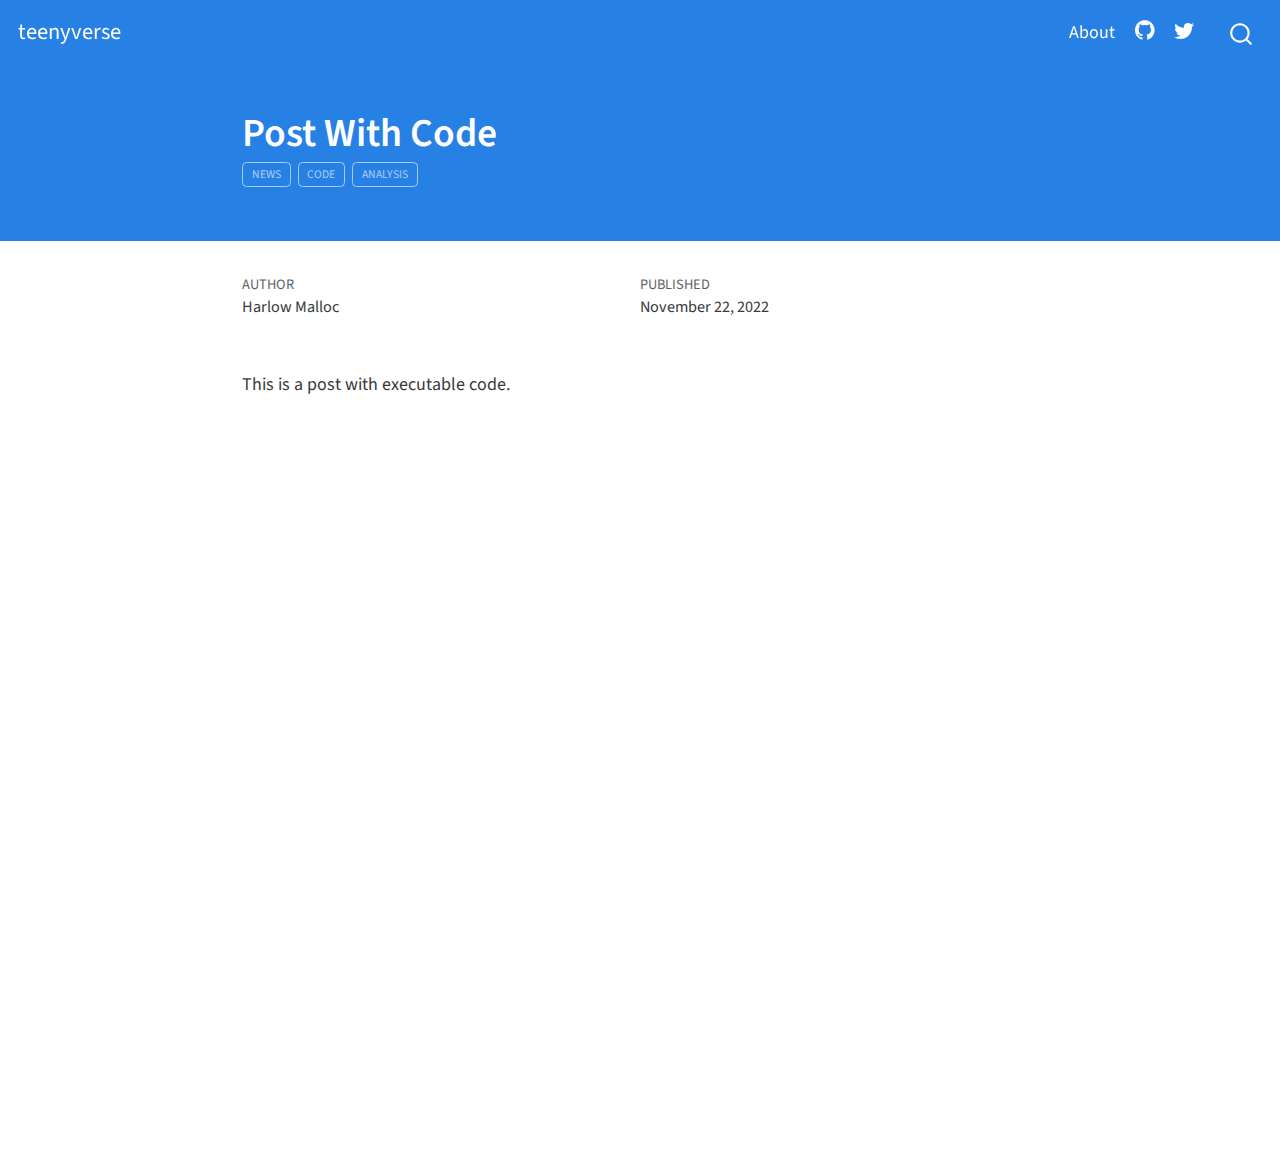
<file: b829a5f5/posts/post-with-code/index.html>
<!DOCTYPE html>
<html xmlns="http://www.w3.org/1999/xhtml" lang="en" xml:lang="en"><head>

<meta charset="utf-8">
<meta name="generator" content="quarto-1.0.37">

<meta name="viewport" content="width=device-width, initial-scale=1.0, user-scalable=yes">

<meta name="author" content="Harlow Malloc">
<meta name="dcterms.date" content="2022-11-22">

<title>teenyverse - Post With Code</title>
<style>
code{white-space: pre-wrap;}
span.smallcaps{font-variant: small-caps;}
span.underline{text-decoration: underline;}
div.column{display: inline-block; vertical-align: top; width: 50%;}
div.hanging-indent{margin-left: 1.5em; text-indent: -1.5em;}
ul.task-list{list-style: none;}
</style>


<script src="../../site_libs/quarto-nav/quarto-nav.js"></script>
<script src="../../site_libs/quarto-nav/headroom.min.js"></script>
<script src="../../site_libs/clipboard/clipboard.min.js"></script>
<script src="../../site_libs/quarto-search/autocomplete.umd.js"></script>
<script src="../../site_libs/quarto-search/fuse.min.js"></script>
<script src="../../site_libs/quarto-search/quarto-search.js"></script>
<meta name="quarto:offset" content="../../">
<script src="../../site_libs/quarto-html/quarto.js"></script>
<script src="../../site_libs/quarto-html/popper.min.js"></script>
<script src="../../site_libs/quarto-html/tippy.umd.min.js"></script>
<script src="../../site_libs/quarto-html/anchor.min.js"></script>
<link href="../../site_libs/quarto-html/tippy.css" rel="stylesheet">
<link href="../../site_libs/quarto-html/quarto-syntax-highlighting.css" rel="stylesheet" id="quarto-text-highlighting-styles">
<script src="../../site_libs/bootstrap/bootstrap.min.js"></script>
<link href="../../site_libs/bootstrap/bootstrap-icons.css" rel="stylesheet">
<link href="../../site_libs/bootstrap/bootstrap.min.css" rel="stylesheet" id="quarto-bootstrap" data-mode="light">
<script id="quarto-search-options" type="application/json">{
  "location": "navbar",
  "copy-button": false,
  "collapse-after": 3,
  "panel-placement": "end",
  "type": "overlay",
  "limit": 20,
  "language": {
    "search-no-results-text": "No results",
    "search-matching-documents-text": "matching documents",
    "search-copy-link-title": "Copy link to search",
    "search-hide-matches-text": "Hide additional matches",
    "search-more-match-text": "more match in this document",
    "search-more-matches-text": "more matches in this document",
    "search-clear-button-title": "Clear",
    "search-detached-cancel-button-title": "Cancel",
    "search-submit-button-title": "Submit"
  }
}</script>


<link rel="stylesheet" href="../../styles.css">
</head>

<body class="nav-fixed fullcontent">

<div id="quarto-search-results"></div>
  <header id="quarto-header" class="headroom fixed-top">
    <nav class="navbar navbar-expand-lg navbar-dark ">
      <div class="navbar-container container-fluid">
      <a class="navbar-brand" href="../../index.html">
    <span class="navbar-title">teenyverse</span>
  </a>
          <button class="navbar-toggler" type="button" data-bs-toggle="collapse" data-bs-target="#navbarCollapse" aria-controls="navbarCollapse" aria-expanded="false" aria-label="Toggle navigation" onclick="if (window.quartoToggleHeadroom) { window.quartoToggleHeadroom(); }">
  <span class="navbar-toggler-icon"></span>
</button>
          <div class="collapse navbar-collapse" id="navbarCollapse">
            <ul class="navbar-nav navbar-nav-scroll ms-auto">
  <li class="nav-item">
    <a class="nav-link" href="../../about.html">About</a>
  </li>  
  <li class="nav-item compact">
    <a class="nav-link" href="https://github.com/"><i class="bi bi-github" role="img">
</i> 
 </a>
  </li>  
  <li class="nav-item compact">
    <a class="nav-link" href="https://twitter.com"><i class="bi bi-twitter" role="img">
</i> 
 </a>
  </li>  
</ul>
              <div id="quarto-search" class="" title="Search"></div>
          </div> <!-- /navcollapse -->
      </div> <!-- /container-fluid -->
    </nav>
</header>
<!-- content -->
<header id="title-block-header" class="quarto-title-block default page-columns page-full">
  <div class="quarto-title-banner page-columns page-full">
    <div class="quarto-title column-body">
      <h1 class="title">Post With Code</h1>
                                <div class="quarto-categories">
                <div class="quarto-category">news</div>
                <div class="quarto-category">code</div>
                <div class="quarto-category">analysis</div>
              </div>
                  </div>
  </div>
    
  
  <div class="quarto-title-meta">

      <div>
      <div class="quarto-title-meta-heading">Author</div>
      <div class="quarto-title-meta-contents">
               <p>Harlow Malloc </p>
            </div>
    </div>
      
      <div>
      <div class="quarto-title-meta-heading">Published</div>
      <div class="quarto-title-meta-contents">
        <p class="date">November 22, 2022</p>
      </div>
    </div>
      
    </div>
    
  
  </header><div id="quarto-content" class="quarto-container page-columns page-rows-contents page-layout-article page-navbar">
<!-- sidebar -->
<!-- margin-sidebar -->
    
<!-- main -->
<main class="content quarto-banner-title-block" id="quarto-document-content">




<p>This is a post with executable code.</p>



</main> <!-- /main -->
<script id="quarto-html-after-body" type="application/javascript">
window.document.addEventListener("DOMContentLoaded", function (event) {
  const toggleBodyColorMode = (bsSheetEl) => {
    const mode = bsSheetEl.getAttribute("data-mode");
    const bodyEl = window.document.querySelector("body");
    if (mode === "dark") {
      bodyEl.classList.add("quarto-dark");
      bodyEl.classList.remove("quarto-light");
    } else {
      bodyEl.classList.add("quarto-light");
      bodyEl.classList.remove("quarto-dark");
    }
  }
  const toggleBodyColorPrimary = () => {
    const bsSheetEl = window.document.querySelector("link#quarto-bootstrap");
    if (bsSheetEl) {
      toggleBodyColorMode(bsSheetEl);
    }
  }
  toggleBodyColorPrimary();  
  const icon = "";
  const anchorJS = new window.AnchorJS();
  anchorJS.options = {
    placement: 'right',
    icon: icon
  };
  anchorJS.add('.anchored');
  const clipboard = new window.ClipboardJS('.code-copy-button', {
    target: function(trigger) {
      return trigger.previousElementSibling;
    }
  });
  clipboard.on('success', function(e) {
    // button target
    const button = e.trigger;
    // don't keep focus
    button.blur();
    // flash "checked"
    button.classList.add('code-copy-button-checked');
    var currentTitle = button.getAttribute("title");
    button.setAttribute("title", "Copied!");
    setTimeout(function() {
      button.setAttribute("title", currentTitle);
      button.classList.remove('code-copy-button-checked');
    }, 1000);
    // clear code selection
    e.clearSelection();
  });
  function tippyHover(el, contentFn) {
    const config = {
      allowHTML: true,
      content: contentFn,
      maxWidth: 500,
      delay: 100,
      arrow: false,
      appendTo: function(el) {
          return el.parentElement;
      },
      interactive: true,
      interactiveBorder: 10,
      theme: 'quarto',
      placement: 'bottom-start'
    };
    window.tippy(el, config); 
  }
  const noterefs = window.document.querySelectorAll('a[role="doc-noteref"]');
  for (var i=0; i<noterefs.length; i++) {
    const ref = noterefs[i];
    tippyHover(ref, function() {
      let href = ref.getAttribute('href');
      try { href = new URL(href).hash; } catch {}
      const id = href.replace(/^#\/?/, "");
      const note = window.document.getElementById(id);
      return note.innerHTML;
    });
  }
  var bibliorefs = window.document.querySelectorAll('a[role="doc-biblioref"]');
  for (var i=0; i<bibliorefs.length; i++) {
    const ref = bibliorefs[i];
    const cites = ref.parentNode.getAttribute('data-cites').split(' ');
    tippyHover(ref, function() {
      var popup = window.document.createElement('div');
      cites.forEach(function(cite) {
        var citeDiv = window.document.createElement('div');
        citeDiv.classList.add('hanging-indent');
        citeDiv.classList.add('csl-entry');
        var biblioDiv = window.document.getElementById('ref-' + cite);
        if (biblioDiv) {
          citeDiv.innerHTML = biblioDiv.innerHTML;
        }
        popup.appendChild(citeDiv);
      });
      return popup.innerHTML;
    });
  }
});
</script>
</div> <!-- /content -->



</body></html>
</file>
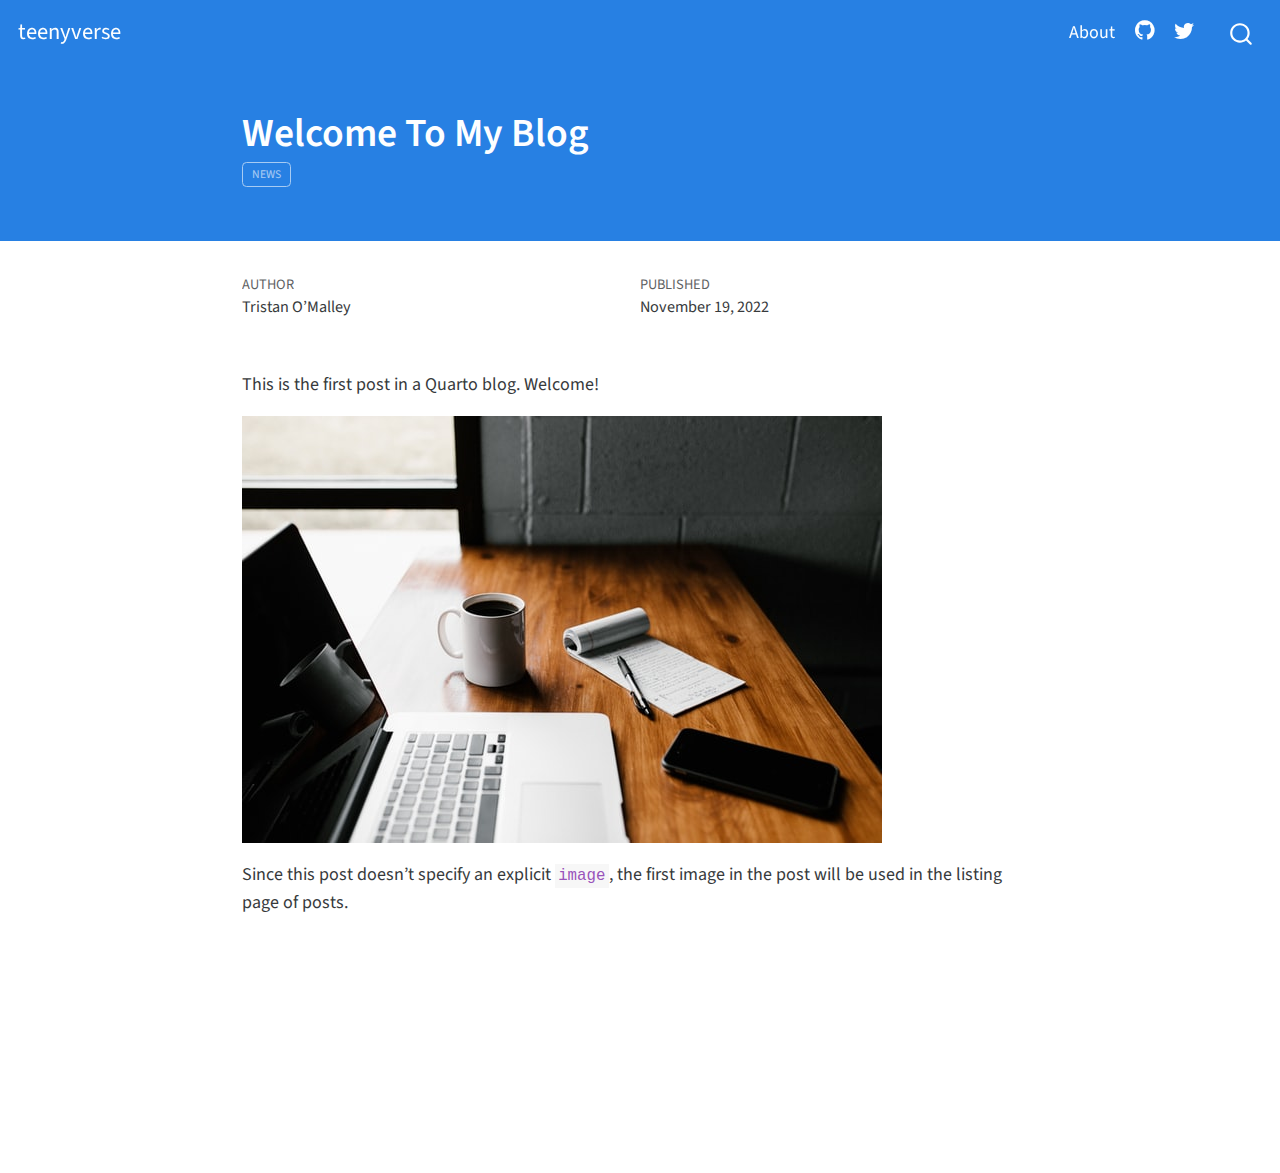
<file: b829a5f5/posts/welcome/index.html>
<!DOCTYPE html>
<html xmlns="http://www.w3.org/1999/xhtml" lang="en" xml:lang="en"><head>

<meta charset="utf-8">
<meta name="generator" content="quarto-1.0.37">

<meta name="viewport" content="width=device-width, initial-scale=1.0, user-scalable=yes">

<meta name="author" content="Tristan O’Malley">
<meta name="dcterms.date" content="2022-11-19">

<title>teenyverse - Welcome To My Blog</title>
<style>
code{white-space: pre-wrap;}
span.smallcaps{font-variant: small-caps;}
span.underline{text-decoration: underline;}
div.column{display: inline-block; vertical-align: top; width: 50%;}
div.hanging-indent{margin-left: 1.5em; text-indent: -1.5em;}
ul.task-list{list-style: none;}
</style>


<script src="../../site_libs/quarto-nav/quarto-nav.js"></script>
<script src="../../site_libs/quarto-nav/headroom.min.js"></script>
<script src="../../site_libs/clipboard/clipboard.min.js"></script>
<script src="../../site_libs/quarto-search/autocomplete.umd.js"></script>
<script src="../../site_libs/quarto-search/fuse.min.js"></script>
<script src="../../site_libs/quarto-search/quarto-search.js"></script>
<meta name="quarto:offset" content="../../">
<script src="../../site_libs/quarto-html/quarto.js"></script>
<script src="../../site_libs/quarto-html/popper.min.js"></script>
<script src="../../site_libs/quarto-html/tippy.umd.min.js"></script>
<script src="../../site_libs/quarto-html/anchor.min.js"></script>
<link href="../../site_libs/quarto-html/tippy.css" rel="stylesheet">
<link href="../../site_libs/quarto-html/quarto-syntax-highlighting.css" rel="stylesheet" id="quarto-text-highlighting-styles">
<script src="../../site_libs/bootstrap/bootstrap.min.js"></script>
<link href="../../site_libs/bootstrap/bootstrap-icons.css" rel="stylesheet">
<link href="../../site_libs/bootstrap/bootstrap.min.css" rel="stylesheet" id="quarto-bootstrap" data-mode="light">
<script id="quarto-search-options" type="application/json">{
  "location": "navbar",
  "copy-button": false,
  "collapse-after": 3,
  "panel-placement": "end",
  "type": "overlay",
  "limit": 20,
  "language": {
    "search-no-results-text": "No results",
    "search-matching-documents-text": "matching documents",
    "search-copy-link-title": "Copy link to search",
    "search-hide-matches-text": "Hide additional matches",
    "search-more-match-text": "more match in this document",
    "search-more-matches-text": "more matches in this document",
    "search-clear-button-title": "Clear",
    "search-detached-cancel-button-title": "Cancel",
    "search-submit-button-title": "Submit"
  }
}</script>


<link rel="stylesheet" href="../../styles.css">
</head>

<body class="nav-fixed fullcontent">

<div id="quarto-search-results"></div>
  <header id="quarto-header" class="headroom fixed-top">
    <nav class="navbar navbar-expand-lg navbar-dark ">
      <div class="navbar-container container-fluid">
      <a class="navbar-brand" href="../../index.html">
    <span class="navbar-title">teenyverse</span>
  </a>
          <button class="navbar-toggler" type="button" data-bs-toggle="collapse" data-bs-target="#navbarCollapse" aria-controls="navbarCollapse" aria-expanded="false" aria-label="Toggle navigation" onclick="if (window.quartoToggleHeadroom) { window.quartoToggleHeadroom(); }">
  <span class="navbar-toggler-icon"></span>
</button>
          <div class="collapse navbar-collapse" id="navbarCollapse">
            <ul class="navbar-nav navbar-nav-scroll ms-auto">
  <li class="nav-item">
    <a class="nav-link" href="../../about.html">About</a>
  </li>  
  <li class="nav-item compact">
    <a class="nav-link" href="https://github.com/"><i class="bi bi-github" role="img">
</i> 
 </a>
  </li>  
  <li class="nav-item compact">
    <a class="nav-link" href="https://twitter.com"><i class="bi bi-twitter" role="img">
</i> 
 </a>
  </li>  
</ul>
              <div id="quarto-search" class="" title="Search"></div>
          </div> <!-- /navcollapse -->
      </div> <!-- /container-fluid -->
    </nav>
</header>
<!-- content -->
<header id="title-block-header" class="quarto-title-block default page-columns page-full">
  <div class="quarto-title-banner page-columns page-full">
    <div class="quarto-title column-body">
      <h1 class="title">Welcome To My Blog</h1>
                                <div class="quarto-categories">
                <div class="quarto-category">news</div>
              </div>
                  </div>
  </div>
    
  
  <div class="quarto-title-meta">

      <div>
      <div class="quarto-title-meta-heading">Author</div>
      <div class="quarto-title-meta-contents">
               <p>Tristan O’Malley </p>
            </div>
    </div>
      
      <div>
      <div class="quarto-title-meta-heading">Published</div>
      <div class="quarto-title-meta-contents">
        <p class="date">November 19, 2022</p>
      </div>
    </div>
      
    </div>
    
  
  </header><div id="quarto-content" class="quarto-container page-columns page-rows-contents page-layout-article page-navbar">
<!-- sidebar -->
<!-- margin-sidebar -->
    
<!-- main -->
<main class="content quarto-banner-title-block" id="quarto-document-content">




<p>This is the first post in a Quarto blog. Welcome!</p>
<p><img src="thumbnail.jpg" class="img-fluid"></p>
<p>Since this post doesn’t specify an explicit <code>image</code>, the first image in the post will be used in the listing page of posts.</p>



</main> <!-- /main -->
<script id="quarto-html-after-body" type="application/javascript">
window.document.addEventListener("DOMContentLoaded", function (event) {
  const toggleBodyColorMode = (bsSheetEl) => {
    const mode = bsSheetEl.getAttribute("data-mode");
    const bodyEl = window.document.querySelector("body");
    if (mode === "dark") {
      bodyEl.classList.add("quarto-dark");
      bodyEl.classList.remove("quarto-light");
    } else {
      bodyEl.classList.add("quarto-light");
      bodyEl.classList.remove("quarto-dark");
    }
  }
  const toggleBodyColorPrimary = () => {
    const bsSheetEl = window.document.querySelector("link#quarto-bootstrap");
    if (bsSheetEl) {
      toggleBodyColorMode(bsSheetEl);
    }
  }
  toggleBodyColorPrimary();  
  const icon = "";
  const anchorJS = new window.AnchorJS();
  anchorJS.options = {
    placement: 'right',
    icon: icon
  };
  anchorJS.add('.anchored');
  const clipboard = new window.ClipboardJS('.code-copy-button', {
    target: function(trigger) {
      return trigger.previousElementSibling;
    }
  });
  clipboard.on('success', function(e) {
    // button target
    const button = e.trigger;
    // don't keep focus
    button.blur();
    // flash "checked"
    button.classList.add('code-copy-button-checked');
    var currentTitle = button.getAttribute("title");
    button.setAttribute("title", "Copied!");
    setTimeout(function() {
      button.setAttribute("title", currentTitle);
      button.classList.remove('code-copy-button-checked');
    }, 1000);
    // clear code selection
    e.clearSelection();
  });
  function tippyHover(el, contentFn) {
    const config = {
      allowHTML: true,
      content: contentFn,
      maxWidth: 500,
      delay: 100,
      arrow: false,
      appendTo: function(el) {
          return el.parentElement;
      },
      interactive: true,
      interactiveBorder: 10,
      theme: 'quarto',
      placement: 'bottom-start'
    };
    window.tippy(el, config); 
  }
  const noterefs = window.document.querySelectorAll('a[role="doc-noteref"]');
  for (var i=0; i<noterefs.length; i++) {
    const ref = noterefs[i];
    tippyHover(ref, function() {
      let href = ref.getAttribute('href');
      try { href = new URL(href).hash; } catch {}
      const id = href.replace(/^#\/?/, "");
      const note = window.document.getElementById(id);
      return note.innerHTML;
    });
  }
  var bibliorefs = window.document.querySelectorAll('a[role="doc-biblioref"]');
  for (var i=0; i<bibliorefs.length; i++) {
    const ref = bibliorefs[i];
    const cites = ref.parentNode.getAttribute('data-cites').split(' ');
    tippyHover(ref, function() {
      var popup = window.document.createElement('div');
      cites.forEach(function(cite) {
        var citeDiv = window.document.createElement('div');
        citeDiv.classList.add('hanging-indent');
        citeDiv.classList.add('csl-entry');
        var biblioDiv = window.document.getElementById('ref-' + cite);
        if (biblioDiv) {
          citeDiv.innerHTML = biblioDiv.innerHTML;
        }
        popup.appendChild(citeDiv);
      });
      return popup.innerHTML;
    });
  }
});
</script>
</div> <!-- /content -->



</body></html>
</file>
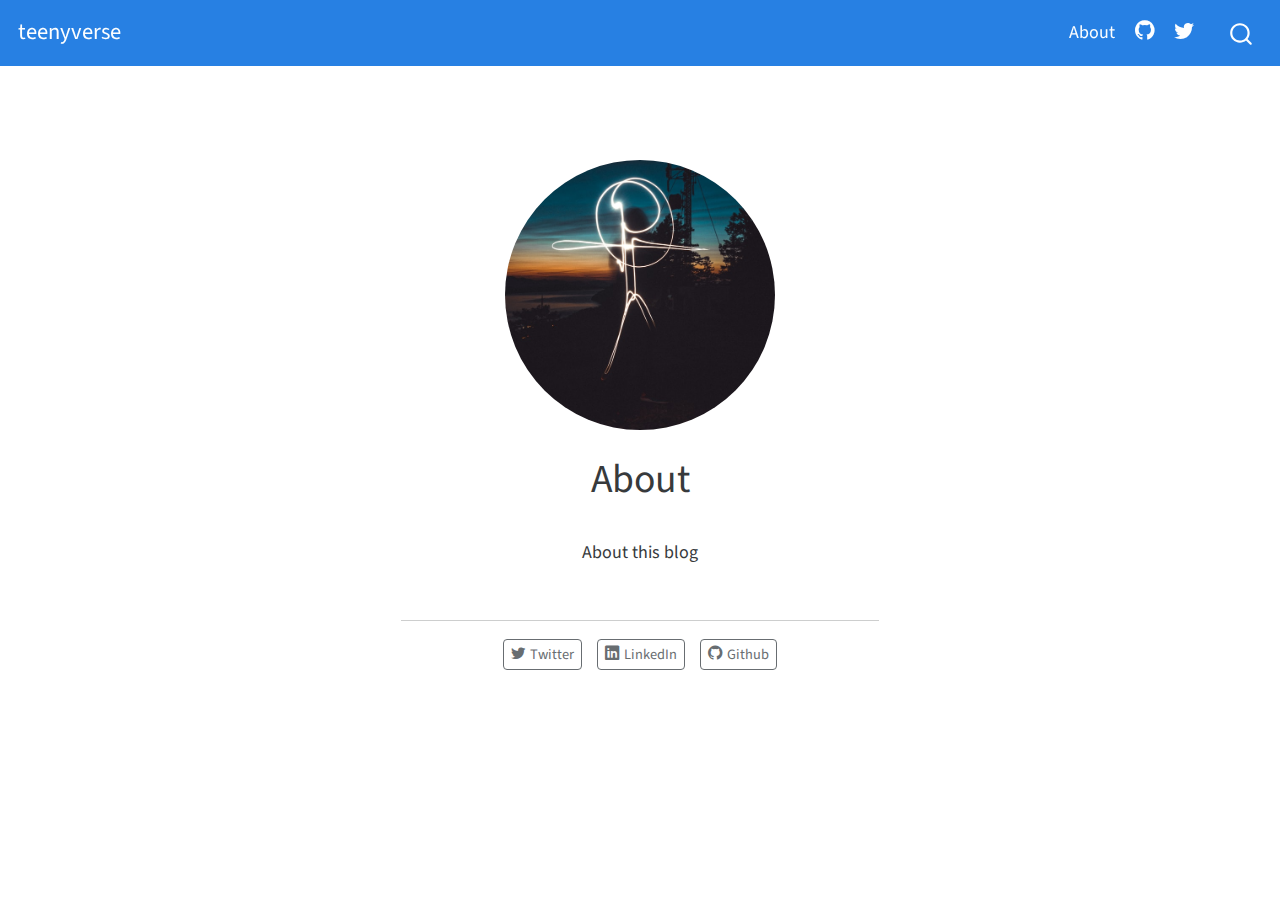
<file: b829a5f5/about.html>
<!DOCTYPE html>
<html xmlns="http://www.w3.org/1999/xhtml" lang="en" xml:lang="en"><head>

<meta charset="utf-8">
<meta name="generator" content="quarto-1.0.37">

<meta name="viewport" content="width=device-width, initial-scale=1.0, user-scalable=yes">


<title>teenyverse - About</title>
<style>
code{white-space: pre-wrap;}
span.smallcaps{font-variant: small-caps;}
span.underline{text-decoration: underline;}
div.column{display: inline-block; vertical-align: top; width: 50%;}
div.hanging-indent{margin-left: 1.5em; text-indent: -1.5em;}
ul.task-list{list-style: none;}
</style>


<script src="site_libs/quarto-nav/quarto-nav.js"></script>
<script src="site_libs/quarto-nav/headroom.min.js"></script>
<script src="site_libs/clipboard/clipboard.min.js"></script>
<script src="site_libs/quarto-search/autocomplete.umd.js"></script>
<script src="site_libs/quarto-search/fuse.min.js"></script>
<script src="site_libs/quarto-search/quarto-search.js"></script>
<meta name="quarto:offset" content="./">
<script src="site_libs/quarto-html/quarto.js"></script>
<script src="site_libs/quarto-html/popper.min.js"></script>
<script src="site_libs/quarto-html/tippy.umd.min.js"></script>
<link href="site_libs/quarto-html/tippy.css" rel="stylesheet">
<link href="site_libs/quarto-html/quarto-syntax-highlighting.css" rel="stylesheet" id="quarto-text-highlighting-styles">
<script src="site_libs/bootstrap/bootstrap.min.js"></script>
<link href="site_libs/bootstrap/bootstrap-icons.css" rel="stylesheet">
<link href="site_libs/bootstrap/bootstrap.min.css" rel="stylesheet" id="quarto-bootstrap" data-mode="light">
<script id="quarto-search-options" type="application/json">{
  "location": "navbar",
  "copy-button": false,
  "collapse-after": 3,
  "panel-placement": "end",
  "type": "overlay",
  "limit": 20,
  "language": {
    "search-no-results-text": "No results",
    "search-matching-documents-text": "matching documents",
    "search-copy-link-title": "Copy link to search",
    "search-hide-matches-text": "Hide additional matches",
    "search-more-match-text": "more match in this document",
    "search-more-matches-text": "more matches in this document",
    "search-clear-button-title": "Clear",
    "search-detached-cancel-button-title": "Cancel",
    "search-submit-button-title": "Submit"
  }
}</script>


<link rel="stylesheet" href="styles.css">
</head>

<body class="nav-fixed fullcontent">

<div id="quarto-search-results"></div>
  <header id="quarto-header" class="headroom fixed-top">
    <nav class="navbar navbar-expand-lg navbar-dark ">
      <div class="navbar-container container-fluid">
      <a class="navbar-brand" href="./index.html">
    <span class="navbar-title">teenyverse</span>
  </a>
          <button class="navbar-toggler" type="button" data-bs-toggle="collapse" data-bs-target="#navbarCollapse" aria-controls="navbarCollapse" aria-expanded="false" aria-label="Toggle navigation" onclick="if (window.quartoToggleHeadroom) { window.quartoToggleHeadroom(); }">
  <span class="navbar-toggler-icon"></span>
</button>
          <div class="collapse navbar-collapse" id="navbarCollapse">
            <ul class="navbar-nav navbar-nav-scroll ms-auto">
  <li class="nav-item">
    <a class="nav-link active" href="./about.html" aria-current="page">About</a>
  </li>  
  <li class="nav-item compact">
    <a class="nav-link" href="https://github.com/"><i class="bi bi-github" role="img">
</i> 
 </a>
  </li>  
  <li class="nav-item compact">
    <a class="nav-link" href="https://twitter.com"><i class="bi bi-twitter" role="img">
</i> 
 </a>
  </li>  
</ul>
              <div id="quarto-search" class="" title="Search"></div>
          </div> <!-- /navcollapse -->
      </div> <!-- /container-fluid -->
    </nav>
</header>
<!-- content -->
<div id="quarto-content" class="quarto-container page-columns page-rows-contents page-layout-article page-navbar">
<!-- sidebar -->
<!-- margin-sidebar -->
    
<!-- main -->
<div class="quarto-about-jolla">
  <img src="profile.jpg" class="about-image
  round " style="height: 15em; width: 15em;">
 <header id="title-block-header" class="quarto-title-block default">
<div class="quarto-title">
<h1 class="title">About</h1>
</div>
<div class="quarto-title-meta">
  </div>
</header><main class="content" id="quarto-document-content">
<p>About this blog</p>


</main> 
  <hr class="about-sep">
   <div class="about-links">
  <a href="https://twitter.com" class="about-link">
    <i class="bi bi-twitter"></i>
     <span class="about-link-text">Twitter</span>
  </a>
  <a href="https://linkedin.com" class="about-link">
    <i class="bi bi-linkedin"></i>
     <span class="about-link-text">LinkedIn</span>
  </a>
  <a href="https://github.com" class="about-link">
    <i class="bi bi-github"></i>
     <span class="about-link-text">Github</span>
  </a>
</div>
</div>
 <!-- /main -->
<script id="quarto-html-after-body" type="application/javascript">
window.document.addEventListener("DOMContentLoaded", function (event) {
  const toggleBodyColorMode = (bsSheetEl) => {
    const mode = bsSheetEl.getAttribute("data-mode");
    const bodyEl = window.document.querySelector("body");
    if (mode === "dark") {
      bodyEl.classList.add("quarto-dark");
      bodyEl.classList.remove("quarto-light");
    } else {
      bodyEl.classList.add("quarto-light");
      bodyEl.classList.remove("quarto-dark");
    }
  }
  const toggleBodyColorPrimary = () => {
    const bsSheetEl = window.document.querySelector("link#quarto-bootstrap");
    if (bsSheetEl) {
      toggleBodyColorMode(bsSheetEl);
    }
  }
  toggleBodyColorPrimary();  
  const clipboard = new window.ClipboardJS('.code-copy-button', {
    target: function(trigger) {
      return trigger.previousElementSibling;
    }
  });
  clipboard.on('success', function(e) {
    // button target
    const button = e.trigger;
    // don't keep focus
    button.blur();
    // flash "checked"
    button.classList.add('code-copy-button-checked');
    var currentTitle = button.getAttribute("title");
    button.setAttribute("title", "Copied!");
    setTimeout(function() {
      button.setAttribute("title", currentTitle);
      button.classList.remove('code-copy-button-checked');
    }, 1000);
    // clear code selection
    e.clearSelection();
  });
  function tippyHover(el, contentFn) {
    const config = {
      allowHTML: true,
      content: contentFn,
      maxWidth: 500,
      delay: 100,
      arrow: false,
      appendTo: function(el) {
          return el.parentElement;
      },
      interactive: true,
      interactiveBorder: 10,
      theme: 'quarto',
      placement: 'bottom-start'
    };
    window.tippy(el, config); 
  }
  const noterefs = window.document.querySelectorAll('a[role="doc-noteref"]');
  for (var i=0; i<noterefs.length; i++) {
    const ref = noterefs[i];
    tippyHover(ref, function() {
      let href = ref.getAttribute('href');
      try { href = new URL(href).hash; } catch {}
      const id = href.replace(/^#\/?/, "");
      const note = window.document.getElementById(id);
      return note.innerHTML;
    });
  }
  var bibliorefs = window.document.querySelectorAll('a[role="doc-biblioref"]');
  for (var i=0; i<bibliorefs.length; i++) {
    const ref = bibliorefs[i];
    const cites = ref.parentNode.getAttribute('data-cites').split(' ');
    tippyHover(ref, function() {
      var popup = window.document.createElement('div');
      cites.forEach(function(cite) {
        var citeDiv = window.document.createElement('div');
        citeDiv.classList.add('hanging-indent');
        citeDiv.classList.add('csl-entry');
        var biblioDiv = window.document.getElementById('ref-' + cite);
        if (biblioDiv) {
          citeDiv.innerHTML = biblioDiv.innerHTML;
        }
        popup.appendChild(citeDiv);
      });
      return popup.innerHTML;
    });
  }
});
</script>
</div> <!-- /content -->



</body></html>
</file>
<file: b829a5f5/site_libs/quarto-html/tippy.css>
.tippy-box[data-animation=fade][data-state=hidden]{opacity:0}[data-tippy-root]{max-width:calc(100vw - 10px)}.tippy-box{position:relative;background-color:#333;color:#fff;border-radius:4px;font-size:14px;line-height:1.4;white-space:normal;outline:0;transition-property:transform,visibility,opacity}.tippy-box[data-placement^=top]>.tippy-arrow{bottom:0}.tippy-box[data-placement^=top]>.tippy-arrow:before{bottom:-7px;left:0;border-width:8px 8px 0;border-top-color:initial;transform-origin:center top}.tippy-box[data-placement^=bottom]>.tippy-arrow{top:0}.tippy-box[data-placement^=bottom]>.tippy-arrow:before{top:-7px;left:0;border-width:0 8px 8px;border-bottom-color:initial;transform-origin:center bottom}.tippy-box[data-placement^=left]>.tippy-arrow{right:0}.tippy-box[data-placement^=left]>.tippy-arrow:before{border-width:8px 0 8px 8px;border-left-color:initial;right:-7px;transform-origin:center left}.tippy-box[data-placement^=right]>.tippy-arrow{left:0}.tippy-box[data-placement^=right]>.tippy-arrow:before{left:-7px;border-width:8px 8px 8px 0;border-right-color:initial;transform-origin:center right}.tippy-box[data-inertia][data-state=visible]{transition-timing-function:cubic-bezier(.54,1.5,.38,1.11)}.tippy-arrow{width:16px;height:16px;color:#333}.tippy-arrow:before{content:"";position:absolute;border-color:transparent;border-style:solid}.tippy-content{position:relative;padding:5px 9px;z-index:1}
</file>
<file: b829a5f5/site_libs/quarto-html/quarto-syntax-highlighting.css>
/* quarto syntax highlight colors */
:root {
  --quarto-hl-ot-color: #003B4F;
  --quarto-hl-at-color: #657422;
  --quarto-hl-ss-color: #20794D;
  --quarto-hl-an-color: #5E5E5E;
  --quarto-hl-fu-color: #4758AB;
  --quarto-hl-st-color: #20794D;
  --quarto-hl-cf-color: #003B4F;
  --quarto-hl-op-color: #5E5E5E;
  --quarto-hl-er-color: #AD0000;
  --quarto-hl-bn-color: #AD0000;
  --quarto-hl-al-color: #AD0000;
  --quarto-hl-va-color: #111111;
  --quarto-hl-bu-color: inherit;
  --quarto-hl-ex-color: inherit;
  --quarto-hl-pp-color: #AD0000;
  --quarto-hl-in-color: #5E5E5E;
  --quarto-hl-vs-color: #20794D;
  --quarto-hl-wa-color: #5E5E5E;
  --quarto-hl-do-color: #5E5E5E;
  --quarto-hl-im-color: #00769E;
  --quarto-hl-ch-color: #20794D;
  --quarto-hl-dt-color: #AD0000;
  --quarto-hl-fl-color: #AD0000;
  --quarto-hl-co-color: #5E5E5E;
  --quarto-hl-cv-color: #5E5E5E;
  --quarto-hl-cn-color: #8f5902;
  --quarto-hl-sc-color: #5E5E5E;
  --quarto-hl-dv-color: #AD0000;
  --quarto-hl-kw-color: #003B4F;
}

/* other quarto variables */
:root {
  --quarto-font-monospace: SFMono-Regular, Menlo, Monaco, Consolas, "Liberation Mono", "Courier New", monospace;
}

pre > code.sourceCode > span {
  color: #003B4F;
}

code span {
  color: #003B4F;
}

code.sourceCode > span {
  color: #003B4F;
}

div.sourceCode,
div.sourceCode pre.sourceCode {
  color: #003B4F;
}

code span.ot {
  color: #003B4F;
}

code span.at {
  color: #657422;
}

code span.ss {
  color: #20794D;
}

code span.an {
  color: #5E5E5E;
}

code span.fu {
  color: #4758AB;
}

code span.st {
  color: #20794D;
}

code span.cf {
  color: #003B4F;
}

code span.op {
  color: #5E5E5E;
}

code span.er {
  color: #AD0000;
}

code span.bn {
  color: #AD0000;
}

code span.al {
  color: #AD0000;
}

code span.va {
  color: #111111;
}

code span.pp {
  color: #AD0000;
}

code span.in {
  color: #5E5E5E;
}

code span.vs {
  color: #20794D;
}

code span.wa {
  color: #5E5E5E;
  font-style: italic;
}

code span.do {
  color: #5E5E5E;
  font-style: italic;
}

code span.im {
  color: #00769E;
}

code span.ch {
  color: #20794D;
}

code span.dt {
  color: #AD0000;
}

code span.fl {
  color: #AD0000;
}

code span.co {
  color: #5E5E5E;
}

code span.cv {
  color: #5E5E5E;
  font-style: italic;
}

code span.cn {
  color: #8f5902;
}

code span.sc {
  color: #5E5E5E;
}

code span.dv {
  color: #AD0000;
}

code span.kw {
  color: #003B4F;
}

.prevent-inlining {
  content: "</";
}

/*# sourceMappingURL=debc5d5d77c3f9108843748ff7464032.css.map */
</file>
<file: b829a5f5/styles.css>
/* css styles */
</file>
